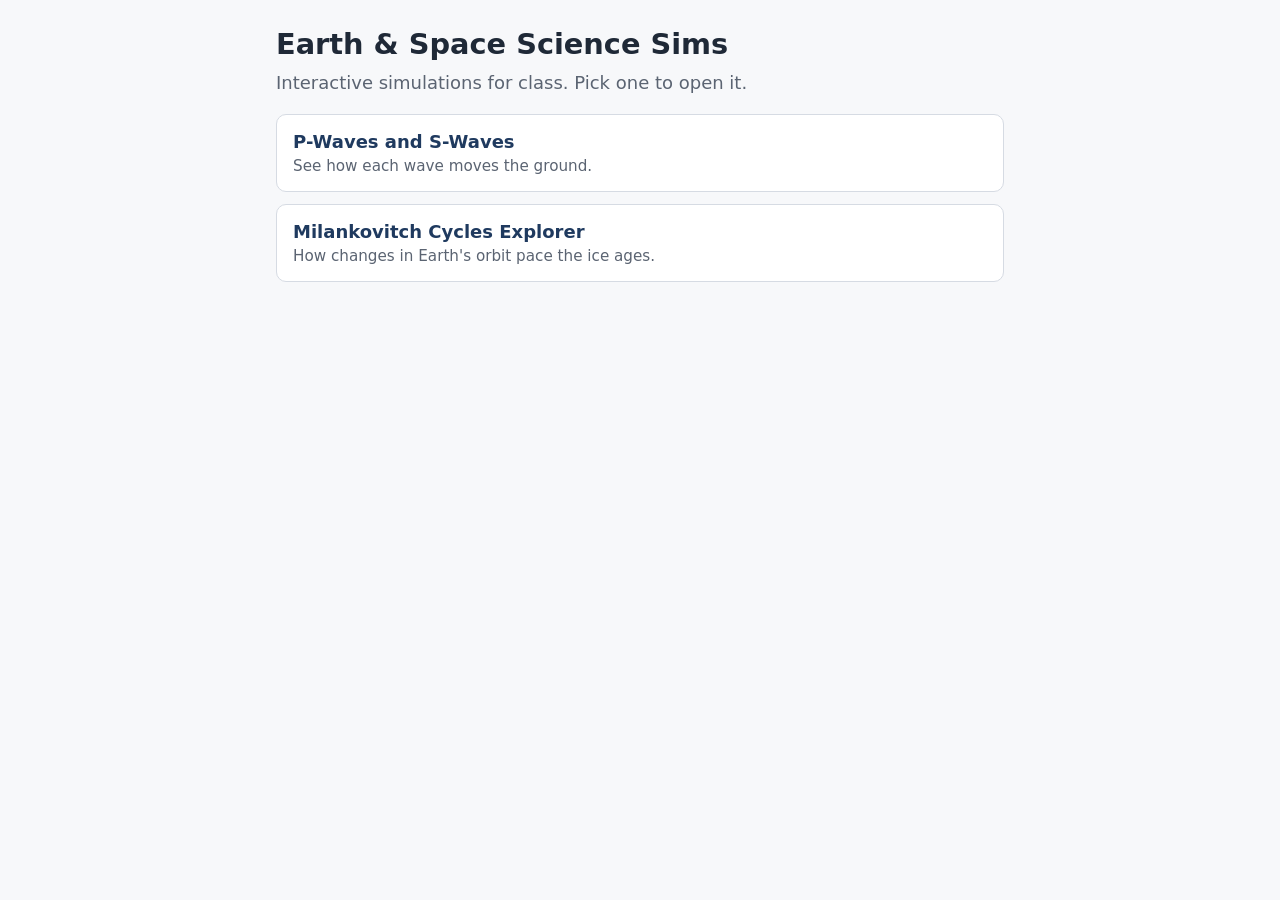
<file: index.html>
<!doctype html>
<html lang="en">
<head>
<meta charset="utf-8">
<meta name="viewport" content="width=device-width,initial-scale=1">
<title>Earth &amp; Space Science Sims</title>
<style>
  :root{--ink:#1f2937;--mute:#5b6472;--line:#d6dbe3;--bg:#f7f8fa;--navy:#1f3a5f}
  *{box-sizing:border-box}
  body{margin:0;background:var(--bg);color:var(--ink);font:18px/1.45 system-ui,Arial,sans-serif}
  main{max-width:760px;margin:0 auto;padding:24px 16px}
  h1{font-size:1.8rem;margin:0 0 4px}
  p{color:var(--mute);margin:0 0 18px}
  ul{list-style:none;padding:0;margin:0;display:grid;gap:12px}
  a{display:block;background:#fff;border:1px solid var(--line);border-radius:10px;padding:14px 16px;text-decoration:none;color:var(--navy);font-weight:700}
  a:hover{border-color:var(--navy)}
  a span{display:block;font-weight:400;color:var(--mute);font-size:.95rem}
</style>
</head>
<body>
<main>
  <h1>Earth &amp; Space Science Sims</h1>
  <p>Interactive simulations for class. Pick one to open it.</p>
  <ul>
    <li><a href="p-and-s-waves.html">P-Waves and S-Waves<span>See how each wave moves the ground.</span></a></li>
    <li><a href="milankovitch/">Milankovitch Cycles Explorer<span>How changes in Earth's orbit pace the ice ages.</span></a></li>
  </ul>
</main>
</body>
</html>
</file>
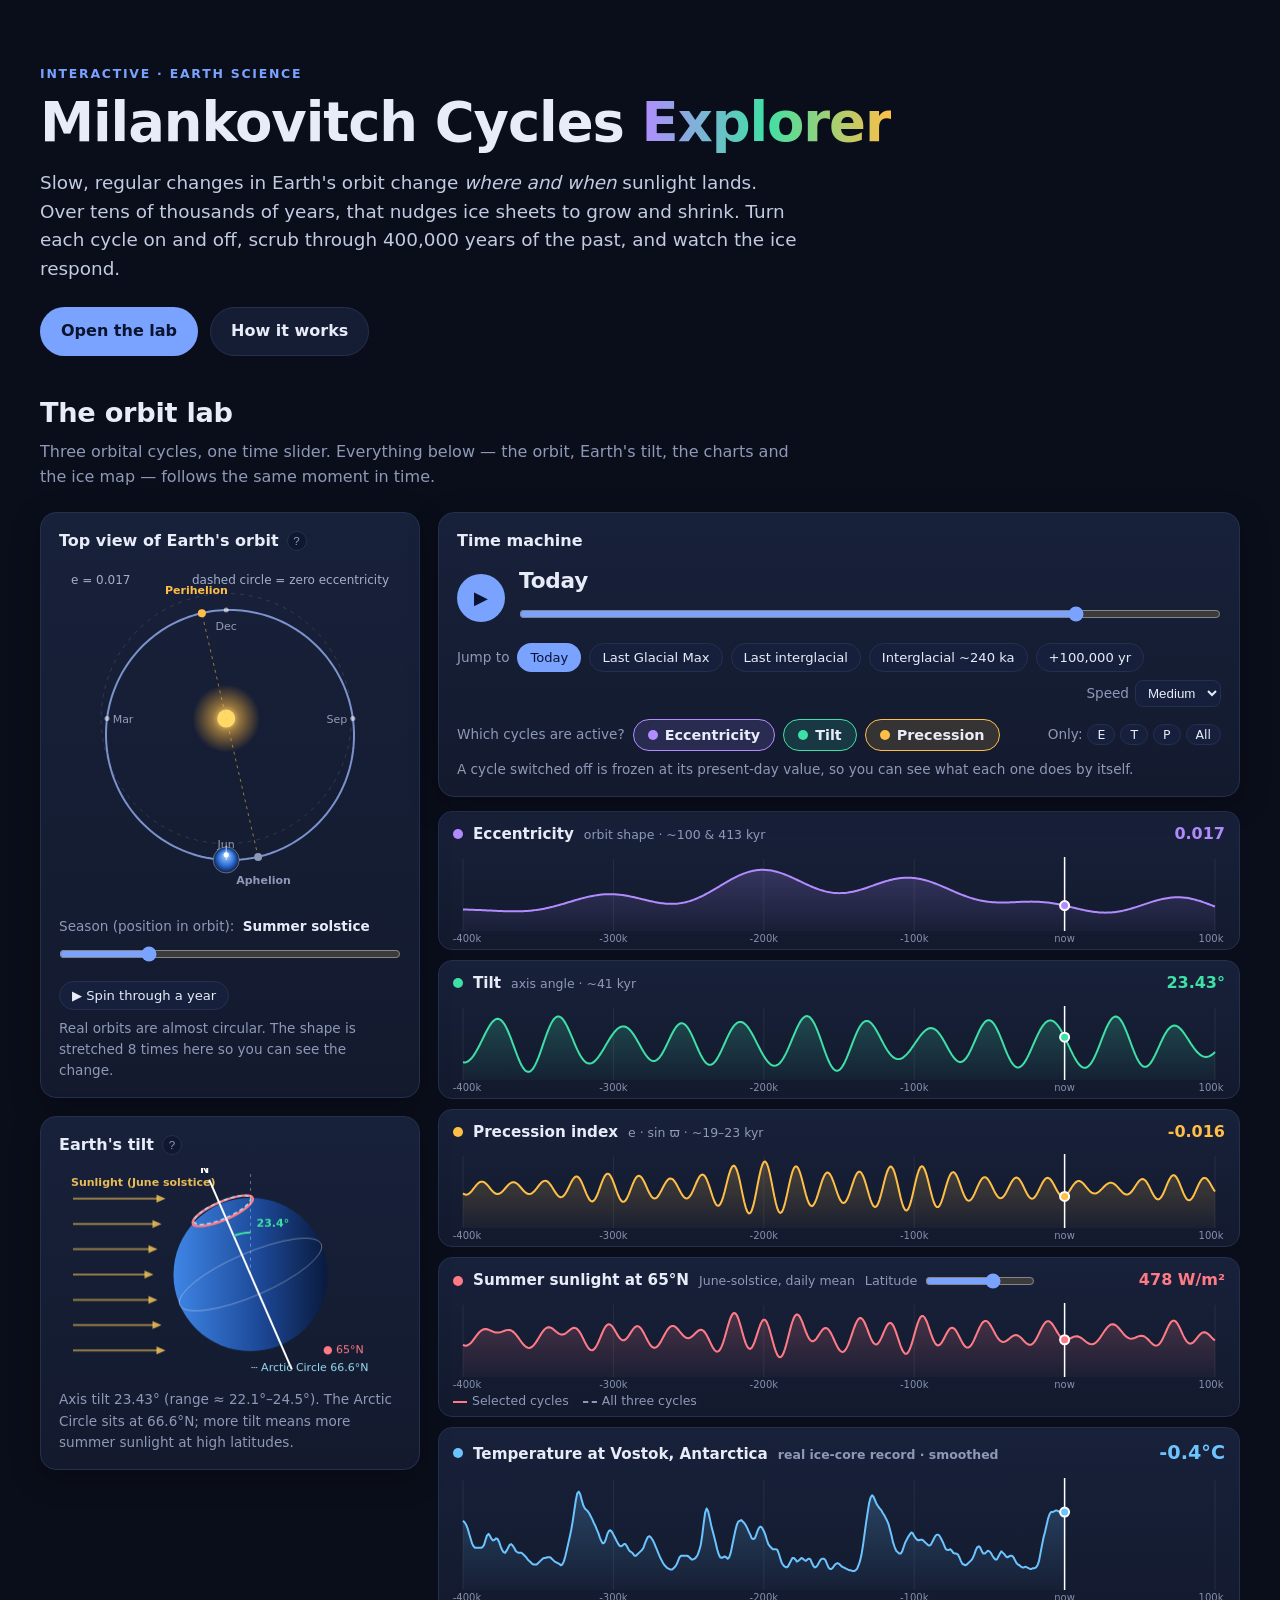
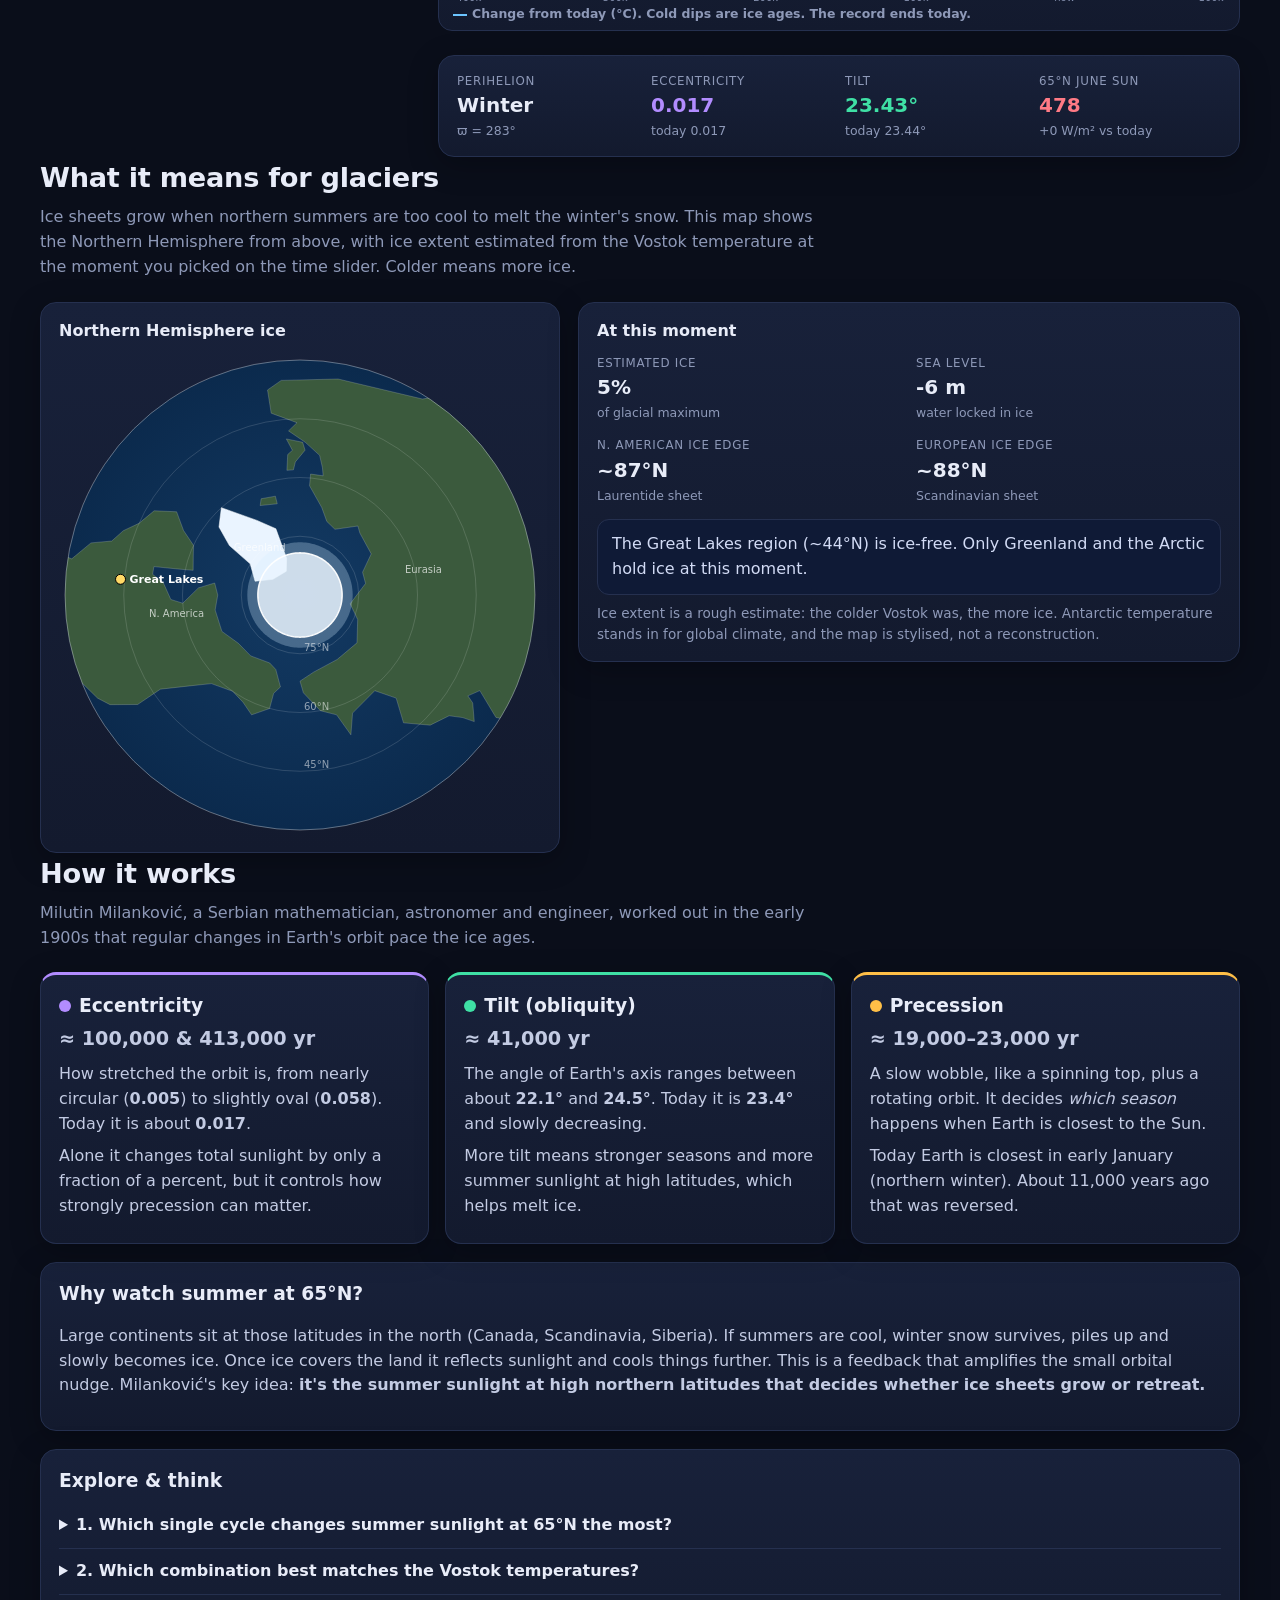
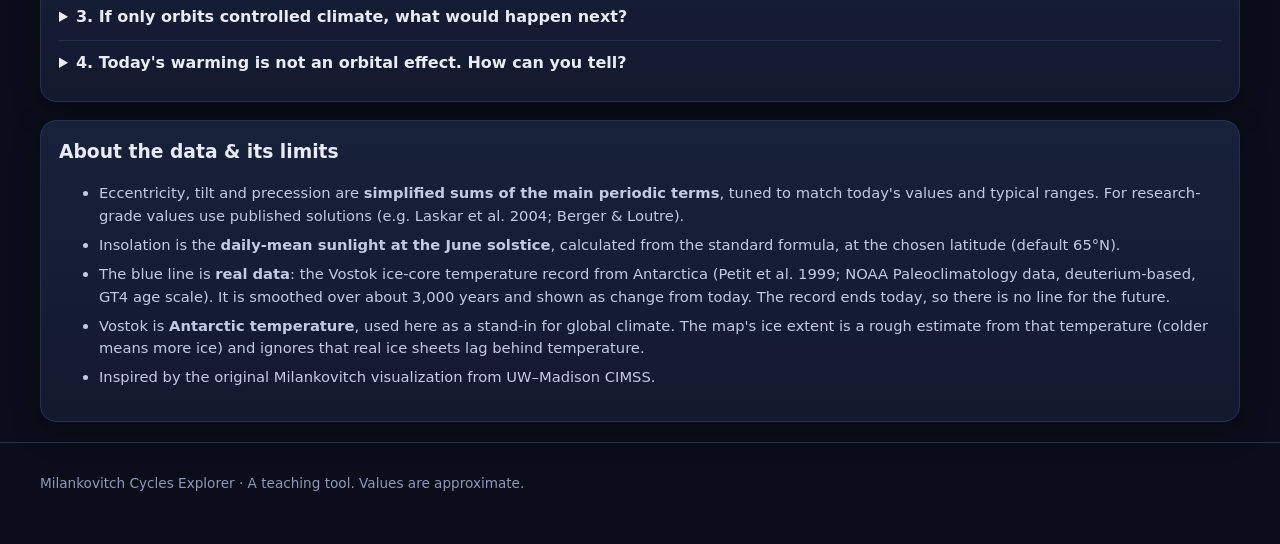
<file: milankovitch/index.html>
<!doctype html>
<html lang="en">
<head>
<meta charset="utf-8">
<meta name="viewport" content="width=device-width, initial-scale=1">
<title>Milankovitch Cycles Explorer</title>
<meta name="description" content="An interactive explorer showing how changes in Earth's orbit — eccentricity, tilt and precession — pace the ice ages.">
<link rel="stylesheet" href="style.css">
</head>
<body>

<header class="hero">
  <div class="wrap">
    <p class="eyebrow">Interactive · Earth science</p>
    <h1>Milankovitch Cycles <span>Explorer</span></h1>
    <p class="lede">Slow, regular changes in Earth's orbit change <em>where and when</em> sunlight lands. Over tens of thousands of years, that nudges ice sheets to grow and shrink. Turn each cycle on and off, scrub through 400,000 years of the past, and watch the ice respond.</p>
    <div class="hero-cta">
      <a class="btn primary" href="#lab">Open the lab</a>
      <a class="btn" href="#learn">How it works</a>
    </div>
  </div>
</header>

<main>
<!-- ============ LAB ============ -->
<section id="lab" class="wrap">
  <div class="section-head">
    <h2>The orbit lab</h2>
    <p>Three orbital cycles, one time slider. Everything below — the orbit, Earth's tilt, the charts and the ice map — follows the same moment in time.</p>
  </div>

  <div class="lab">
    <!-- left: space views -->
    <aside class="viz">
      <div class="card">
        <div class="card-title">Top view of Earth's orbit <button class="info" data-tip="orbit" aria-label="About this view">?</button></div>
        <div class="canvas-box square"><canvas id="orbit" aria-label="Top view of Earth's orbit around the Sun"></canvas></div>
        <div class="row">
          <label class="ctl">Season (position in orbit): <b id="seasonName"></b>
            <input id="season" type="range" min="0" max="359" step="1" value="90">
          </label>
        </div>
        <div class="row">
          <button id="spinBtn" class="chip">▶ Spin through a year</button>
        </div>
        <p class="note" id="stretchNote">Real orbits are almost circular. The shape is stretched 8 times here so you can see the change.</p>
      </div>

      <div class="card">
        <div class="card-title">Earth's tilt <button class="info" data-tip="tilt" aria-label="About this view">?</button></div>
        <div class="canvas-box wide"><canvas id="tilt" aria-label="Earth's axial tilt"></canvas></div>
        <p class="note" id="tiltNote"></p>
      </div>
    </aside>

    <!-- right: timeline -->
    <div class="timeline">
      <div class="card sticky">
        <div class="card-title">Time machine</div>
        <div class="time-row">
          <button id="playBtn" class="round" aria-label="Play time">▶</button>
          <div class="time-main">
            <div class="time-label"><span id="timeLabel">Today</span></div>
            <input id="time" type="range" aria-label="Time in thousands of years" step="1">
          </div>
        </div>
        <div class="row chips">
          <span class="muted">Jump to</span>
          <button class="chip" data-jump="0">Today</button>
          <button class="chip" data-jump="-21000">Last Glacial Max</button>
          <button class="chip" data-jump="-125000">Last interglacial</button>
          <button class="chip" data-jump="-240000">Interglacial ~240 ka</button>
          <button class="chip" data-jump="100000">+100,000 yr</button>
          <label class="inline muted">Speed
            <select id="speed">
              <option value="10">Slow</option>
              <option value="30" selected>Medium</option>
              <option value="100">Fast</option>
            </select>
          </label>
        </div>

        <div class="toggles" role="group" aria-label="Which orbital cycles are active">
          <span class="muted">Which cycles are active?</span>
          <button class="tog e on" data-k="e" aria-pressed="true"><i></i>Eccentricity</button>
          <button class="tog o on" data-k="o" aria-pressed="true"><i></i>Tilt</button>
          <button class="tog p on" data-k="p" aria-pressed="true"><i></i>Precession</button>
          <span class="presets muted">Only:
            <button class="chip sm" data-only="e">E</button>
            <button class="chip sm" data-only="o">T</button>
            <button class="chip sm" data-only="p">P</button>
            <button class="chip sm" data-only="all">All</button>
          </span>
        </div>
        <p class="note">A cycle switched off is frozen at its present-day value, so you can see what each one does by itself.</p>
      </div>

      <div id="lanes" class="lanes"></div>

      <div class="card readouts" id="readouts"></div>
    </div>
  </div>
</section>

<!-- ============ GLACIERS ============ -->
<section id="glaciers" class="wrap">
  <div class="section-head">
    <h2>What it means for glaciers</h2>
    <p>Ice sheets grow when northern summers are too cool to melt the winter's snow. This map shows the Northern Hemisphere from above, with ice extent estimated from the Vostok temperature at the moment you picked on the time slider. Colder means more ice.</p>
  </div>
  <div class="glacier-grid">
    <div class="card">
      <div class="card-title">Northern Hemisphere ice</div>
      <div class="canvas-box square map"><canvas id="map" aria-label="Polar map of Northern Hemisphere ice sheets"></canvas></div>
    </div>
    <div class="card">
      <div class="card-title">At this moment</div>
      <div class="stats" id="glStats"></div>
      <div class="callout" id="glCallout"></div>
      <p class="note">Ice extent is a rough estimate: the colder Vostok was, the more ice. Antarctic temperature stands in for global climate, and the map is stylised, not a reconstruction.</p>
    </div>
  </div>
</section>

<!-- ============ LEARN ============ -->
<section id="learn" class="wrap">
  <div class="section-head">
    <h2>How it works</h2>
    <p>Milutin Milanković, a Serbian mathematician, astronomer and engineer, worked out in the early 1900s that regular changes in Earth's orbit pace the ice ages.</p>
  </div>

  <div class="cards3">
    <article class="card topic e">
      <h3><i></i>Eccentricity</h3>
      <p class="big">≈ 100,000 &amp; 413,000 yr</p>
      <p>How stretched the orbit is, from nearly circular (<b>0.005</b>) to slightly oval (<b>0.058</b>). Today it is about <b>0.017</b>.</p>
      <p>Alone it changes total sunlight by only a fraction of a percent, but it controls how strongly precession can matter.</p>
    </article>
    <article class="card topic o">
      <h3><i></i>Tilt (obliquity)</h3>
      <p class="big">≈ 41,000 yr</p>
      <p>The angle of Earth's axis ranges between about <b>22.1°</b> and <b>24.5°</b>. Today it is <b>23.4°</b> and slowly decreasing.</p>
      <p>More tilt means stronger seasons and more summer sunlight at high latitudes, which helps melt ice.</p>
    </article>
    <article class="card topic p">
      <h3><i></i>Precession</h3>
      <p class="big">≈ 19,000–23,000 yr</p>
      <p>A slow wobble, like a spinning top, plus a rotating orbit. It decides <em>which season</em> happens when Earth is closest to the Sun.</p>
      <p>Today Earth is closest in early January (northern winter). About 11,000 years ago that was reversed.</p>
    </article>
  </div>

  <div class="card prose">
    <h3>Why watch summer at 65°N?</h3>
    <p>Large continents sit at those latitudes in the north (Canada, Scandinavia, Siberia). If summers are cool, winter snow survives, piles up and slowly becomes ice. Once ice covers the land it reflects sunlight and cools things further. This is a feedback that amplifies the small orbital nudge. Milanković's key idea: <strong>it's the summer sunlight at high northern latitudes that decides whether ice sheets grow or retreat.</strong></p>
  </div>

  <div class="card prose">
    <h3>Explore &amp; think</h3>
    <details>
      <summary>1. Which single cycle changes summer sunlight at 65°N the most?</summary>
      <p>Switch to <em>Only: P</em>, then <em>Only: E</em>, then <em>Only: T</em> and compare the insolation chart. Precession gives the biggest swings every ~21,000 years, tilt gives a slower, steadier 41,000-year rhythm, and eccentricity on its own barely moves it. Eccentricity matters mostly because it scales precession's effect.</p>
    </details>
    <details>
      <summary>2. Which combination best matches the Vostok temperatures?</summary>
      <p>Try each combination and compare the sunlight chart to the blue Vostok line. No single cycle matches it, and all three together only get part of the way. The Vostok record is dominated by a ~100,000-year rhythm: slow cooling, then a fast warming. Yet 100,000-year eccentricity is the weakest direct forcing. Scientists call this the "100,000-year problem". Feedbacks involving ice sheets, ocean circulation and greenhouse gases (CO₂) are thought to amplify and pace the response.</p>
    </details>
    <details>
      <summary>3. If only orbits controlled climate, what would happen next?</summary>
      <p>Drag the slider to <em>+100,000 yr</em>. Eccentricity is heading toward a very low value, which flattens the precession swings, so northern summers stay relatively warm for a long time. Published studies suggest orbital forcing alone would not bring the next glacial period for tens of thousands of years, and that today's greenhouse-gas levels could delay it further. Orbits set the <em>pacing</em>, but they are not the only control.</p>
    </details>
    <details>
      <summary>4. Today's warming is not an orbital effect. How can you tell?</summary>
      <p>Over the last century, orbital changes have been tiny and, if anything, a very slight cooling push. Move the slider between −5,000 yr and +5,000 yr: the orbital curves barely move on the scale of a human lifetime, while observed warming over 150 years is very fast.</p>
    </details>
  </div>

  <div class="card prose small">
    <h3>About the data &amp; its limits</h3>
    <ul>
      <li>Eccentricity, tilt and precession are <strong>simplified sums of the main periodic terms</strong>, tuned to match today's values and typical ranges. For research-grade values use published solutions (e.g. Laskar et al. 2004; Berger &amp; Loutre).</li>
      <li>Insolation is the <strong>daily-mean sunlight at the June solstice</strong>, calculated from the standard formula, at the chosen latitude (default 65°N).</li>
      <li>The blue line is <strong>real data</strong>: the Vostok ice-core temperature record from Antarctica (Petit et al. 1999; NOAA Paleoclimatology data, deuterium-based, GT4 age scale). It is smoothed over about 3,000 years and shown as change from today. The record ends today, so there is no line for the future.</li>
      <li>Vostok is <strong>Antarctic temperature</strong>, used here as a stand-in for global climate. The map's ice extent is a rough estimate from that temperature (colder means more ice) and ignores that real ice sheets lag behind temperature.</li>
      <li>Inspired by the original Milankovitch visualization from UW–Madison CIMSS.</li>
    </ul>
  </div>
</section>
</main>

<footer>
  <div class="wrap">Milankovitch Cycles Explorer · A teaching tool. Values are approximate.</div>
</footer>

<div id="tip" class="tip" role="tooltip" hidden></div>
<script src="data.js"></script>
<script src="app.js"></script>
</body>
</html>
</file>
<file: milankovitch/style.css>
:root{
  --bg:#0a0e1a; --bg2:#0f1526; --card:#131a2e; --card2:#18213a; --line:#25304f;
  --text:#e8ecf8; --muted:#8e99b8; --accent:#7aa2ff;
  --ecc:#b28cff; --obl:#3fe0a5; --pre:#ffbf47; --ins:#ff7a85; --ice:#6cc4ff;
  --radius:16px;
  color-scheme:dark;
}
*{box-sizing:border-box}
html{scroll-behavior:smooth}
body{margin:0;background:radial-gradient(1200px 600px at 70% -10%,#1b2650 0%,transparent 60%),var(--bg);
  color:var(--text);font:16px/1.55 system-ui,-apple-system,"Segoe UI",Roboto,sans-serif;-webkit-font-smoothing:antialiased}
.wrap{max-width:1240px;margin:0 auto;padding:0 20px}
a{color:var(--accent)}
code{background:#1c2644;padding:1px 6px;border-radius:6px;font-size:.9em}

/* hero */
.hero{padding:64px 0 36px}
.eyebrow{color:var(--accent);text-transform:uppercase;letter-spacing:.14em;font-size:.78rem;font-weight:600;margin:0 0 10px}
h1{font-size:clamp(2rem,5vw,3.4rem);line-height:1.1;margin:0 0 16px;letter-spacing:-.02em}
h1 span{background:linear-gradient(90deg,var(--ecc),var(--obl),var(--pre));-webkit-background-clip:text;background-clip:text;color:transparent}
.lede{max-width:760px;font-size:1.15rem;color:#c3cbe3;margin:0 0 24px}
.hero-cta{display:flex;gap:12px;flex-wrap:wrap}
.btn{display:inline-block;padding:11px 20px;border-radius:999px;border:1px solid var(--line);color:var(--text);text-decoration:none;font-weight:600;background:#151d35}
.btn.primary{background:var(--accent);color:#0a1330;border-color:transparent}
.btn:hover{filter:brightness(1.12)}

section{padding:36px 0}
.section-head h2{margin:0 0 6px;font-size:1.7rem;letter-spacing:-.01em}
.section-head p{margin:0 0 22px;color:var(--muted);max-width:780px}

/* cards */
.card{background:linear-gradient(180deg,var(--card2),var(--card));border:1px solid var(--line);border-radius:var(--radius);padding:16px 18px;box-shadow:0 8px 30px rgba(0,0,0,.25)}
.card-title{font-weight:700;margin-bottom:10px;display:flex;align-items:center;gap:8px;flex-wrap:wrap}
.note{color:var(--muted);font-size:.85rem;margin:8px 0 0}
.muted{color:var(--muted);font-size:.85rem}

/* lab layout */
.lab{display:grid;grid-template-columns:minmax(300px,380px) 1fr;gap:18px;align-items:start}
.viz{display:flex;flex-direction:column;gap:18px;position:sticky;top:12px}
.timeline{display:flex;flex-direction:column;gap:14px;min-width:0}
.sticky{position:sticky;top:12px;z-index:5;backdrop-filter:blur(8px)}
.canvas-box{width:100%;position:relative}
.canvas-box.square{aspect-ratio:1/1}
.canvas-box.wide{aspect-ratio:16/10}
.canvas-box canvas{position:absolute;inset:0;width:100%;height:100%;display:block}
.row{display:flex;align-items:center;gap:10px;flex-wrap:wrap;margin-top:10px}
.ctl{display:block;width:100%;font-size:.85rem;color:var(--muted)}
.ctl b{color:var(--text);margin-left:4px}
input[type=range]{width:100%;accent-color:var(--accent);margin:6px 0 0;height:22px;cursor:pointer}

.info{width:20px;height:20px;border-radius:50%;border:1px solid var(--line);background:#101830;color:var(--muted);font-size:.72rem;cursor:help;padding:0}
.info:hover,.info:focus{color:var(--text);border-color:var(--accent)}
.tip{position:fixed;z-index:50;max-width:280px;background:#0b1126;border:1px solid var(--accent);border-radius:10px;padding:10px 12px;font-size:.85rem;color:#d6def5;box-shadow:0 8px 24px rgba(0,0,0,.5)}

.chip{background:#16203d;border:1px solid var(--line);color:var(--text);border-radius:999px;padding:6px 12px;font-size:.82rem;cursor:pointer;font-family:inherit}
.chip:hover{border-color:var(--accent)}
.chip.sm{padding:2px 9px;font-size:.78rem}
.chip.active{background:var(--accent);color:#0a1330;border-color:transparent}
.chips{gap:8px}
.inline{margin-left:auto;display:flex;align-items:center;gap:6px}
select{background:#16203d;color:var(--text);border:1px solid var(--line);border-radius:8px;padding:4px 8px}

/* time */
.time-row{display:flex;gap:14px;align-items:center}
.round{flex:none;width:48px;height:48px;border-radius:50%;border:none;background:var(--accent);color:#0a1330;font-size:1.1rem;cursor:pointer}
.round:hover{filter:brightness(1.12)}
.time-main{flex:1;min-width:0}
.time-label{font-size:1.35rem;font-weight:700;letter-spacing:-.01em}
.toggles{display:flex;align-items:center;gap:8px;flex-wrap:wrap;margin-top:12px}
.tog{display:inline-flex;align-items:center;gap:7px;border-radius:999px;border:1px solid var(--line);background:#101830;color:var(--muted);padding:7px 14px;font-size:.9rem;font-weight:600;cursor:pointer;font-family:inherit}
.tog i{width:10px;height:10px;border-radius:50%;background:currentColor;opacity:.4}
.tog.on{color:var(--text)}
.tog.on i{opacity:1}
.tog.e.on{border-color:var(--ecc);background:color-mix(in srgb,var(--ecc) 16%,#101830)}.tog.e i{background:var(--ecc)}
.tog.o.on{border-color:var(--obl);background:color-mix(in srgb,var(--obl) 16%,#101830)}.tog.o i{background:var(--obl)}
.tog.p.on{border-color:var(--pre);background:color-mix(in srgb,var(--pre) 16%,#101830)}.tog.p i{background:var(--pre)}
.presets{display:flex;gap:5px;align-items:center;margin-left:auto}

/* lanes */
.lanes{display:flex;flex-direction:column;gap:10px}
.lane{background:linear-gradient(180deg,var(--card2),var(--card));border:1px solid var(--line);border-radius:14px;padding:10px 14px 6px;transition:opacity .2s}
.lane.off{opacity:.45}
.lane-head{display:flex;align-items:baseline;gap:10px;flex-wrap:wrap}
.lane-head h4{margin:0;font-size:.95rem}
.lane-head .sub{color:var(--muted);font-size:.78rem}
.lane-head .val{margin-left:auto;font-variant-numeric:tabular-nums;font-weight:700}
.lane-head .dot{width:10px;height:10px;border-radius:50%;align-self:center}
.chartbox{position:relative;height:92px;margin-top:4px;touch-action:none;cursor:ew-resize}
.lane.big .chartbox{height:130px}
.chartbox canvas{position:absolute;inset:0;width:100%;height:100%}
.legend{display:flex;gap:14px;font-size:.78rem;color:var(--muted);margin-top:2px;flex-wrap:wrap}
.legend span::before{content:"";display:inline-block;width:14px;height:0;border-top:2px solid var(--c);margin-right:5px;vertical-align:middle}
.legend span.dash::before{border-top-style:dashed}
.lat-ctl{display:flex;gap:8px;align-items:center;font-size:.8rem;color:var(--muted)}
.lat-ctl input{width:110px;margin:0}

.readouts{display:grid;grid-template-columns:repeat(auto-fit,minmax(130px,1fr));gap:12px}
.stat{display:flex;flex-direction:column}
.stat .k{font-size:.74rem;text-transform:uppercase;letter-spacing:.06em;color:var(--muted)}
.stat .v{font-size:1.25rem;font-weight:700;font-variant-numeric:tabular-nums}
.stat .s{font-size:.78rem;color:var(--muted)}

/* glaciers */
.glacier-grid{display:grid;grid-template-columns:minmax(300px,520px) 1fr;gap:18px;align-items:start}
.seg{display:inline-flex;margin-left:auto;border:1px solid var(--line);border-radius:999px;overflow:hidden}
.seg-btn{background:#101830;color:var(--muted);border:0;padding:5px 12px;font-size:.8rem;cursor:pointer;font-family:inherit}
.seg-btn.on{background:var(--accent);color:#0a1330;font-weight:700}
.stats{display:grid;grid-template-columns:repeat(2,1fr);gap:14px}
.callout{margin-top:14px;padding:12px 14px;border-radius:12px;background:#0f1a36;border:1px solid var(--line);color:#d2dbf5}
.callout.ice{border-color:#4aa8e8;background:#0e2440}

/* learn */
.cards3{display:grid;grid-template-columns:repeat(auto-fit,minmax(260px,1fr));gap:16px;margin-bottom:18px}
.topic h3{margin:0 0 4px;display:flex;align-items:center;gap:8px}
.topic h3 i{width:12px;height:12px;border-radius:50%}
.topic.e h3 i{background:var(--ecc)}.topic.o h3 i{background:var(--obl)}.topic.p h3 i{background:var(--pre)}
.topic.e{border-top:3px solid var(--ecc)}.topic.o{border-top:3px solid var(--obl)}.topic.p{border-top:3px solid var(--pre)}
.big{font-size:1.2rem;font-weight:700;margin:0 0 10px}
.topic p{margin:0 0 8px;color:#c3cbe3}
.prose{margin-bottom:18px}
.prose h3{margin:0 0 8px}
.prose p,.prose li{color:#c3cbe3}
.prose.small li{font-size:.92rem;margin-bottom:6px}
details{border-top:1px solid var(--line);padding:10px 0}
details:first-of-type{border-top:0}
summary{cursor:pointer;font-weight:600}
details p{margin:8px 0 0}
footer{padding:30px 0 50px;color:var(--muted);font-size:.85rem;border-top:1px solid var(--line);margin-top:20px}

@media (max-width:960px){
  .lab,.glacier-grid{grid-template-columns:1fr}
  .viz{position:static}
  .sticky{position:static}
}
@media (prefers-reduced-motion:reduce){html{scroll-behavior:auto}}
</file>
